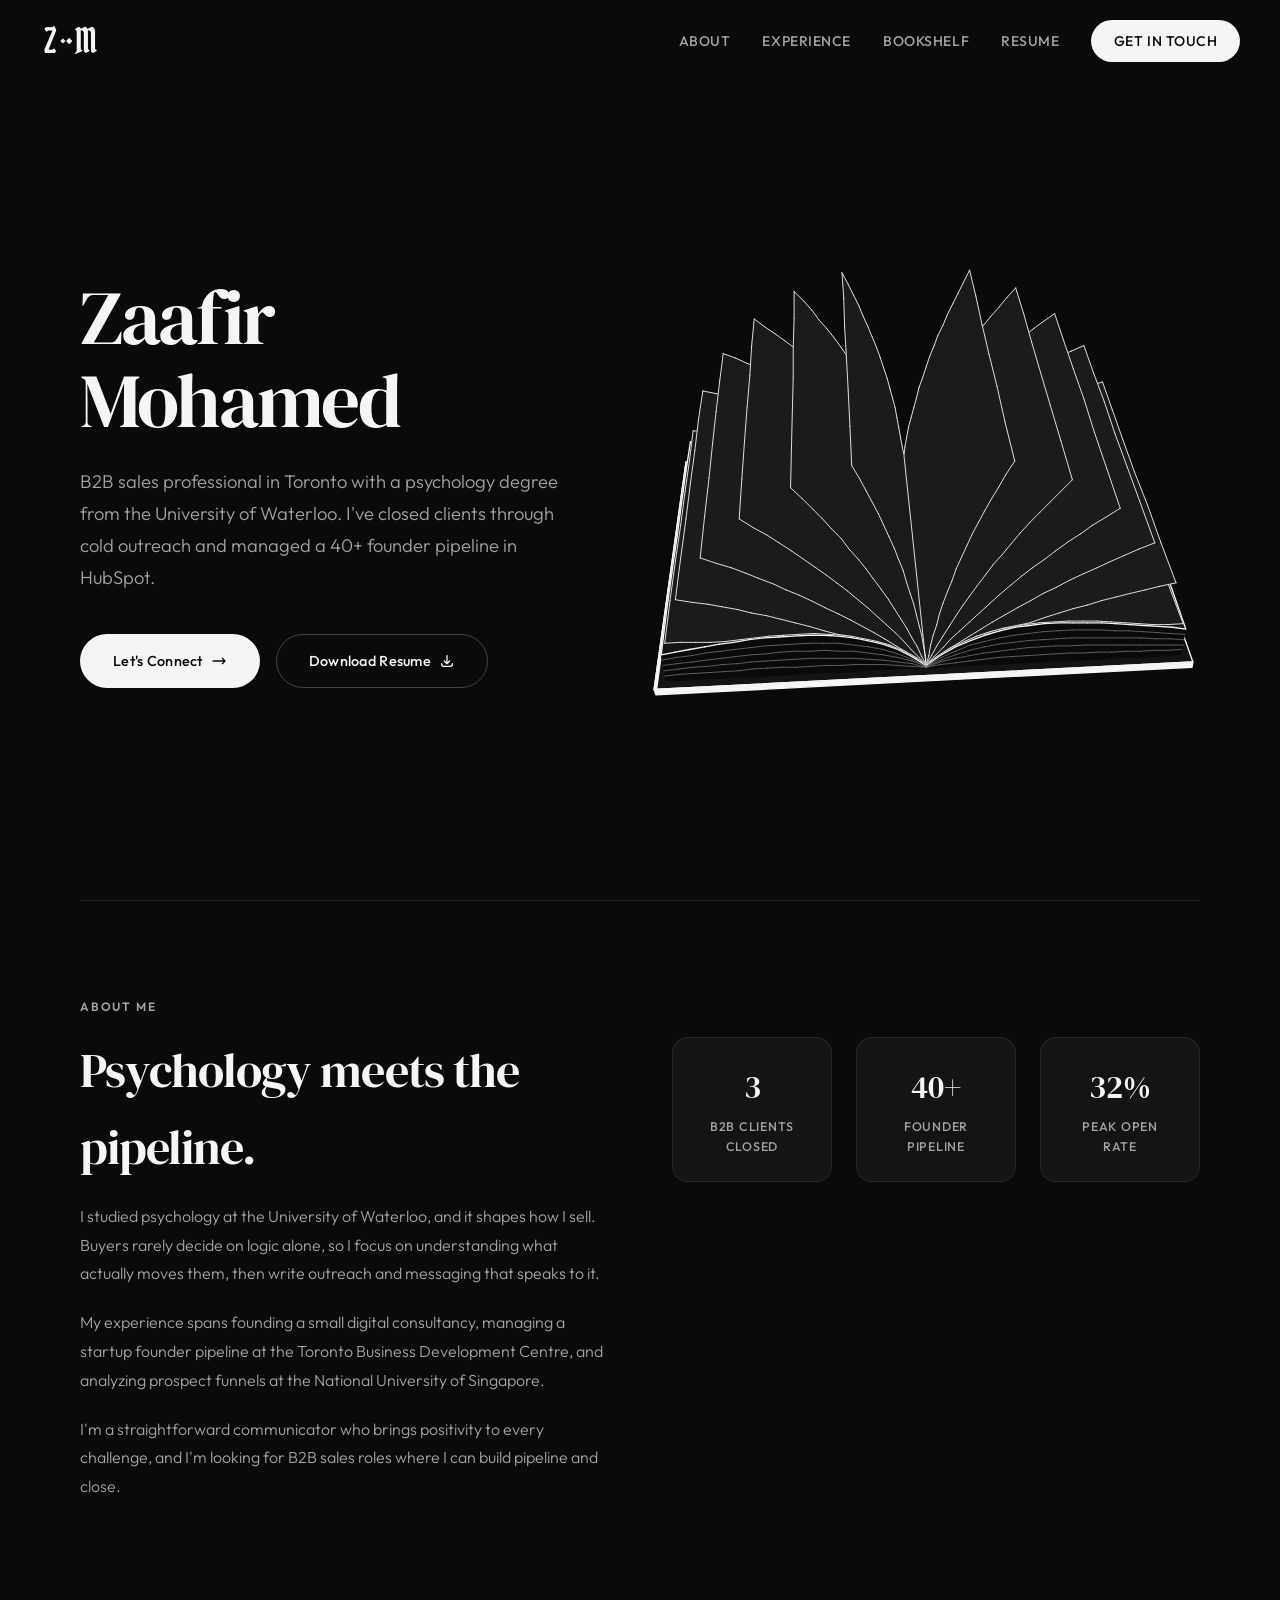
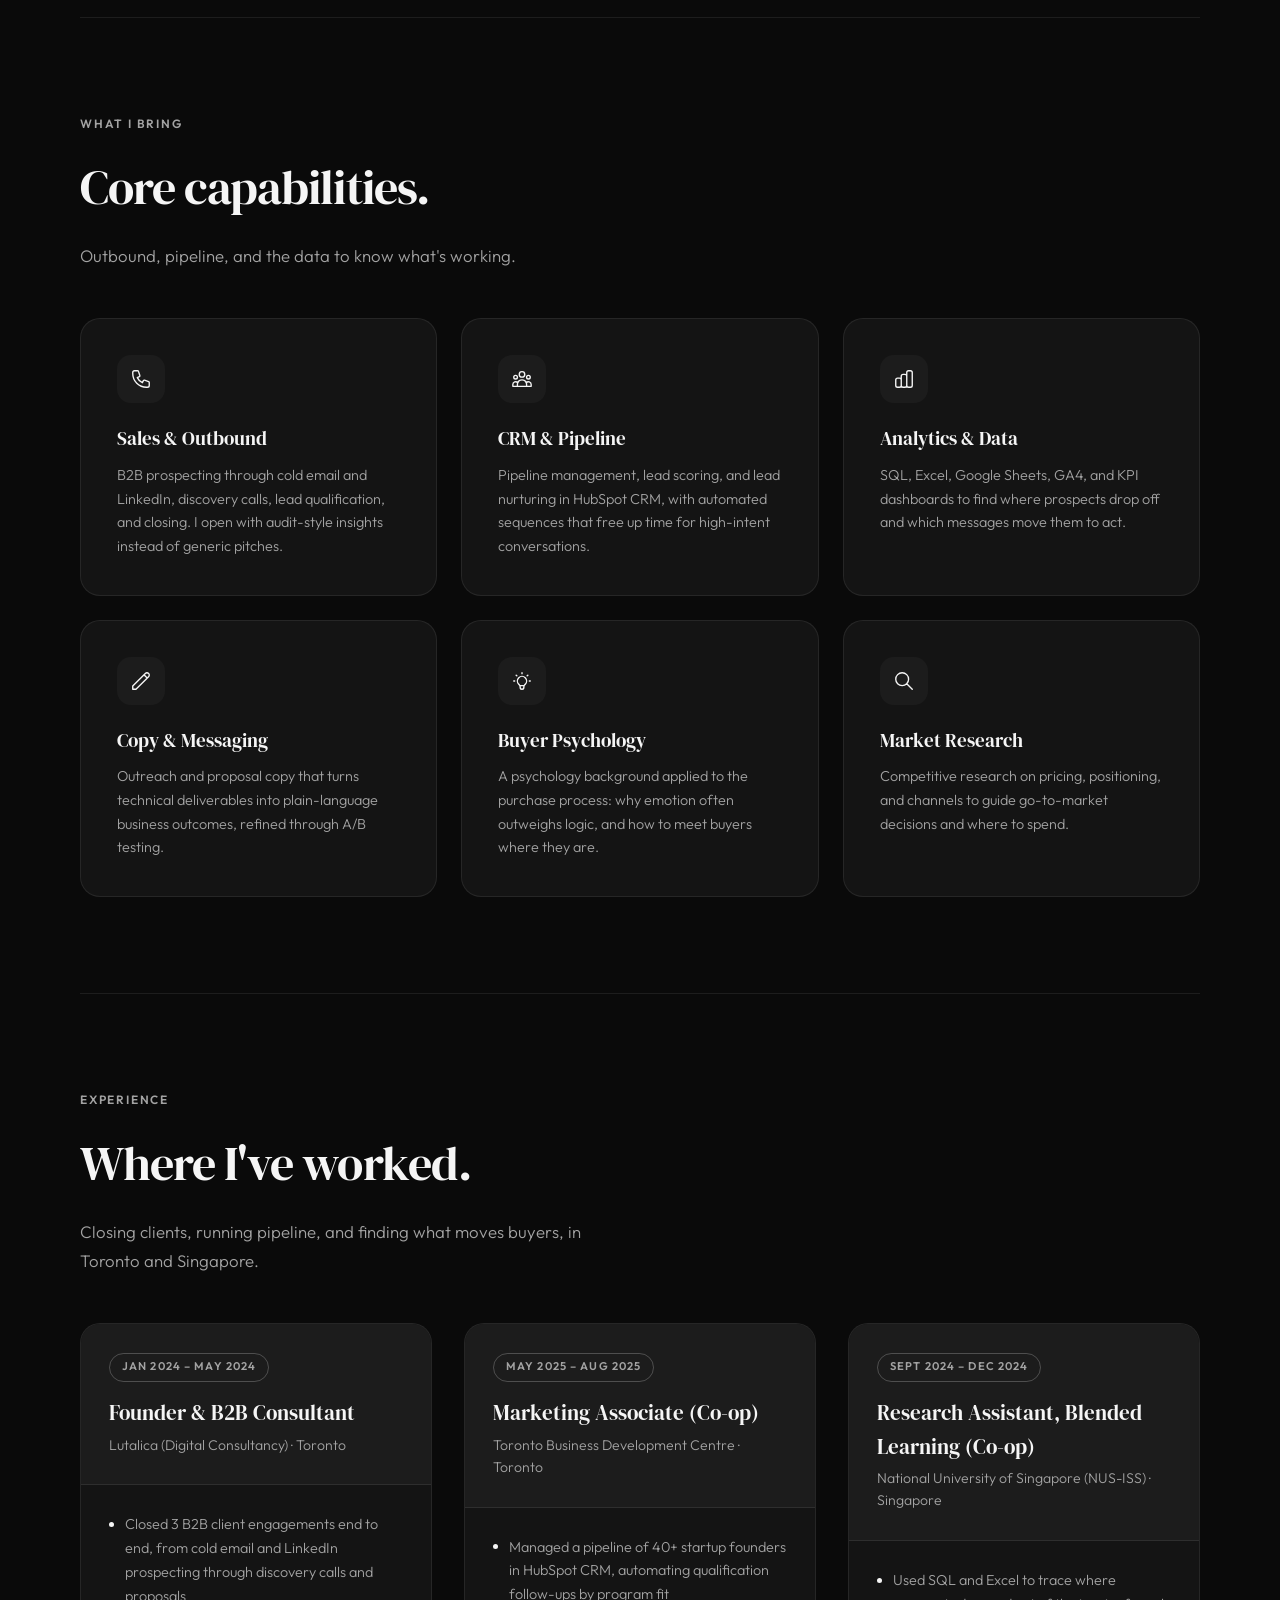
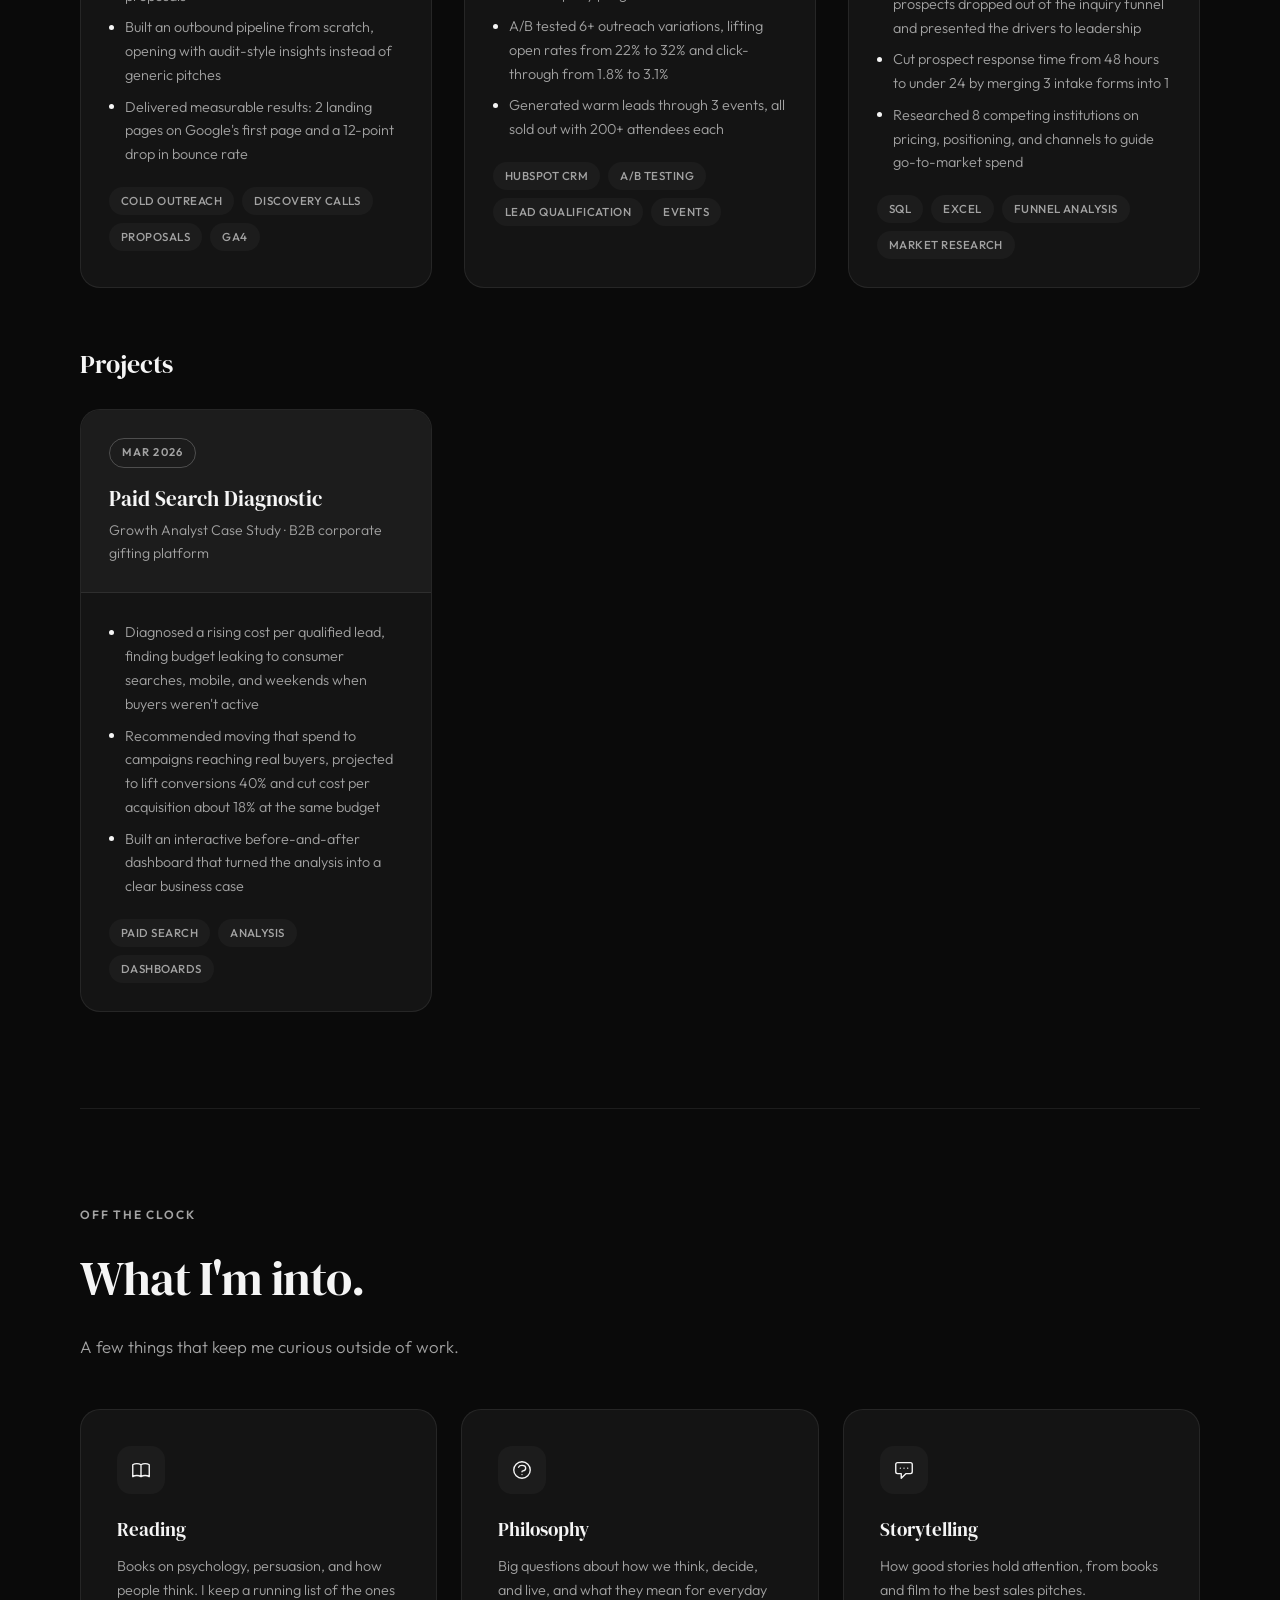
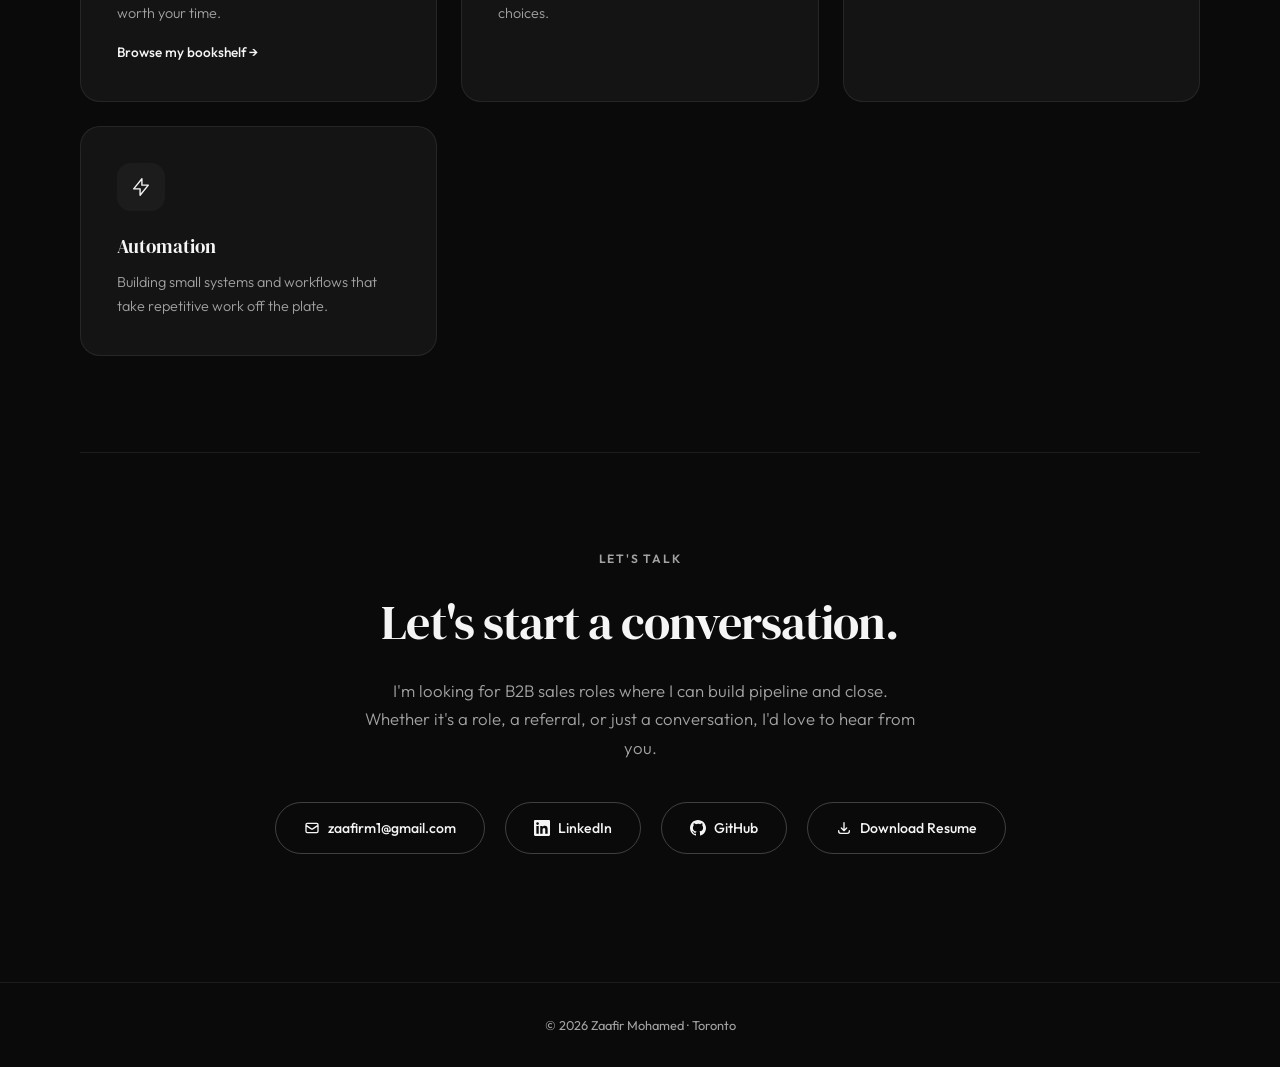
<file: index.html>
<!DOCTYPE html>
<html lang="en">
<head>
    <meta charset="UTF-8">
    <meta name="viewport" content="width=device-width, initial-scale=1.0">
    <title>Zaafir Mohamed | B2B Sales</title>
    <meta name="description" content="Zaafir Mohamed is a B2B sales professional in Toronto with a psychology background, experience closing clients through cold outreach, and a data-driven approach to pipeline.">
    <meta name="author" content="Zaafir Mohamed">

    <!-- Open Graph -->
    <meta property="og:title" content="Zaafir Mohamed | B2B Sales">
    <meta property="og:description" content="B2B sales professional with a psychology background and experience in Toronto and Singapore.">
    <meta property="og:type" content="website">
    <meta property="og:url" content="https://zafmohamed.com">

    <!-- Fonts -->
    <link rel="preconnect" href="https://fonts.googleapis.com">
    <link rel="preconnect" href="https://fonts.gstatic.com" crossorigin>
    <link href="https://fonts.googleapis.com/css2?family=DM+Serif+Display:ital@0;1&family=Outfit:wght@300;400;500;600&display=swap" rel="stylesheet">
    <!-- Blackletter for the logo only; text=ZM downloads just those two letters -->
    <link href="https://fonts.googleapis.com/css2?family=Pirata+One&text=ZM&display=block" rel="stylesheet">

    <link rel="stylesheet" href="css/styles.css">
    <script>document.documentElement.classList.add('js');</script>
</head>
<body>

<a href="#main" class="skip-link">Skip to main content</a>

<nav id="navbar" class="navbar" aria-label="Primary navigation">
    <a href="index.html" class="nav-logo" aria-label="Zaafir Mohamed, home">
        <svg viewBox="16 8 80 46" aria-hidden="true">
            <rect x="44.5" y="28.5" width="5" height="5" transform="rotate(45 47 31)"/>
            <rect x="52.5" y="28" width="6" height="6" transform="rotate(45 55.5 31)"/>
            <text x="30" y="47" text-anchor="middle">Z</text>
            <text x="78" y="47" text-anchor="middle">M</text>
        </svg>
    </a>
    <div class="nav-links">
        <a href="#about">About</a>
        <a href="#experience">Experience</a>
        <a href="books.html">Bookshelf</a>
        <a href="resume.pdf" target="_blank" rel="noopener">Resume</a>
        <a href="#contact" class="cta-link">Get in Touch</a>
    </div>
</nav>

<main id="main">

    <!-- Hero -->
    <section class="hero" aria-label="Introduction">
        <div class="hero-content fade-up">
            <h1>Zaafir Mohamed</h1>
            <p class="hero-desc">
                B2B sales professional in Toronto with a psychology degree from the University of Waterloo. I've closed clients through cold outreach and managed a 40+ founder pipeline in HubSpot.
            </p>
            <div class="btn-group">
                <a href="#contact" class="btn btn-primary">
                    Let's Connect
                    <svg xmlns="http://www.w3.org/2000/svg" fill="none" viewBox="0 0 24 24" stroke="currentColor" stroke-width="2" aria-hidden="true"><path stroke-linecap="round" stroke-linejoin="round" d="M17 8l4 4m0 0l-4 4m4-4H3"/></svg>
                </a>
                <a href="resume.pdf" download="Zaafir_Mohamed_Resume.pdf" class="btn btn-outline">
                    Download Resume
                    <svg xmlns="http://www.w3.org/2000/svg" fill="none" viewBox="0 0 24 24" stroke="currentColor" stroke-width="2" aria-hidden="true"><path stroke-linecap="round" stroke-linejoin="round" d="M4 16v1a3 3 0 003 3h10a3 3 0 003-3v-1m-4-4l-4 4m0 0l-4-4m4 4V4"/></svg>
                </a>
            </div>
        </div>
        <img class="hero-art fade-up" src="assets/hero-book.svg" alt="" width="637" height="533">
    </section>

    <div class="divider"><hr></div>

    <!-- About -->
    <section id="about" class="section">
        <div class="about-grid">
            <div class="fade-up">
                <p class="eyebrow">About Me</p>
                <h2 class="section-title">Psychology meets the pipeline.</h2>
                <div class="about-text">
                    <p>
                        I studied psychology at the University of Waterloo, and it shapes how I sell. Buyers rarely decide on logic alone, so I focus on understanding what actually moves them, then write outreach and messaging that speaks to it.
                    </p>
                    <p>
                        My experience spans founding a small digital consultancy, managing a startup founder pipeline at the Toronto Business Development Centre, and analyzing prospect funnels at the National University of Singapore.
                    </p>
                    <p>
                        I'm a straightforward communicator who brings positivity to every challenge, and I'm looking for B2B sales roles where I can build pipeline and close.
                    </p>
                </div>
            </div>
            <div class="fade-up">
                <div class="stats-row">
                    <div class="stat">
                        <div class="stat-num">3</div>
                        <div class="stat-label">B2B Clients Closed</div>
                    </div>
                    <div class="stat">
                        <div class="stat-num">40+</div>
                        <div class="stat-label">Founder Pipeline</div>
                    </div>
                    <div class="stat">
                        <div class="stat-num">32%</div>
                        <div class="stat-label">Peak Open Rate</div>
                    </div>
                </div>
            </div>
        </div>
    </section>

    <div class="divider"><hr></div>

    <!-- Skills -->
    <section id="skills" class="section">
        <div class="fade-up">
            <p class="eyebrow">What I Bring</p>
            <h2 class="section-title">Core capabilities.</h2>
            <p class="section-desc">Outbound, pipeline, and the data to know what's working.</p>
        </div>
        <div class="grid">
            <div class="card fade-up">
                <div class="card-icon"><svg xmlns="http://www.w3.org/2000/svg" fill="none" viewBox="0 0 24 24" stroke="currentColor" stroke-width="1.5" aria-hidden="true"><path stroke-linecap="round" stroke-linejoin="round" d="M3 5a2 2 0 012-2h3.28a1 1 0 01.948.684l1.498 4.493a1 1 0 01-.502 1.21l-2.257 1.13a11.042 11.042 0 005.516 5.516l1.13-2.257a1 1 0 011.21-.502l4.493 1.498a1 1 0 01.684.949V19a2 2 0 01-2 2h-1C9.716 21 3 14.284 3 6V5z"/></svg></div>
                <h3 class="card-title">Sales & Outbound</h3>
                <p class="card-text">B2B prospecting through cold email and LinkedIn, discovery calls, lead qualification, and closing. I open with audit-style insights instead of generic pitches.</p>
            </div>
            <div class="card fade-up">
                <div class="card-icon"><svg xmlns="http://www.w3.org/2000/svg" fill="none" viewBox="0 0 24 24" stroke="currentColor" stroke-width="1.5" aria-hidden="true"><path stroke-linecap="round" stroke-linejoin="round" d="M17 20h5v-2a3 3 0 00-5.356-1.857M17 20H7m10 0v-2c0-.656-.126-1.283-.356-1.857M7 20H2v-2a3 3 0 015.356-1.857M7 20v-2c0-.656.126-1.283.356-1.857m0 0a5.002 5.002 0 019.288 0M15 7a3 3 0 11-6 0 3 3 0 016 0zm6 3a2 2 0 11-4 0 2 2 0 014 0zM7 10a2 2 0 11-4 0 2 2 0 014 0z"/></svg></div>
                <h3 class="card-title">CRM & Pipeline</h3>
                <p class="card-text">Pipeline management, lead scoring, and lead nurturing in HubSpot CRM, with automated sequences that free up time for high-intent conversations.</p>
            </div>
            <div class="card fade-up">
                <div class="card-icon"><svg xmlns="http://www.w3.org/2000/svg" fill="none" viewBox="0 0 24 24" stroke="currentColor" stroke-width="1.5" aria-hidden="true"><path stroke-linecap="round" stroke-linejoin="round" d="M9 19v-6a2 2 0 00-2-2H5a2 2 0 00-2 2v6a2 2 0 002 2h2a2 2 0 002-2zm0 0V9a2 2 0 012-2h2a2 2 0 012 2v10m-6 0a2 2 0 002 2h2a2 2 0 002-2m0 0V5a2 2 0 012-2h2a2 2 0 012 2v14a2 2 0 01-2 2h-2a2 2 0 01-2-2z"/></svg></div>
                <h3 class="card-title">Analytics & Data</h3>
                <p class="card-text">SQL, Excel, Google Sheets, GA4, and KPI dashboards to find where prospects drop off and which messages move them to act.</p>
            </div>
            <div class="card fade-up">
                <div class="card-icon"><svg xmlns="http://www.w3.org/2000/svg" fill="none" viewBox="0 0 24 24" stroke="currentColor" stroke-width="1.5" aria-hidden="true"><path stroke-linecap="round" stroke-linejoin="round" d="M15.232 5.232l3.536 3.536m-2.036-5.036a2.5 2.5 0 113.536 3.536L6.5 21.036H3v-3.572L16.732 3.732z"/></svg></div>
                <h3 class="card-title">Copy & Messaging</h3>
                <p class="card-text">Outreach and proposal copy that turns technical deliverables into plain-language business outcomes, refined through A/B testing.</p>
            </div>
            <div class="card fade-up">
                <div class="card-icon"><svg xmlns="http://www.w3.org/2000/svg" fill="none" viewBox="0 0 24 24" stroke="currentColor" stroke-width="1.5" aria-hidden="true"><path stroke-linecap="round" stroke-linejoin="round" d="M9.663 17h4.673M12 3v1m6.364 1.636l-.707.707M21 12h-1M4 12H3m3.343-5.657l-.707-.707m2.828 9.9a5 5 0 117.072 0l-.548.547A3.374 3.374 0 0014 18.469V19a2 2 0 11-4 0v-.531c0-.895-.356-1.754-.988-2.386l-.548-.547z"/></svg></div>
                <h3 class="card-title">Buyer Psychology</h3>
                <p class="card-text">A psychology background applied to the purchase process: why emotion often outweighs logic, and how to meet buyers where they are.</p>
            </div>
            <div class="card fade-up">
                <div class="card-icon"><svg xmlns="http://www.w3.org/2000/svg" fill="none" viewBox="0 0 24 24" stroke="currentColor" stroke-width="1.5" aria-hidden="true"><path stroke-linecap="round" stroke-linejoin="round" d="M21 21l-6-6m2-5a7 7 0 11-14 0 7 7 0 0114 0z"/></svg></div>
                <h3 class="card-title">Market Research</h3>
                <p class="card-text">Competitive research on pricing, positioning, and channels to guide go-to-market decisions and where to spend.</p>
            </div>
        </div>
    </section>

    <div class="divider"><hr></div>

    <!-- Experience & Projects -->
    <section id="experience" class="section">
        <div class="fade-up">
            <p class="eyebrow">Experience</p>
            <h2 class="section-title">Where I've worked.</h2>
            <p class="section-desc">Closing clients, running pipeline, and finding what moves buyers, in Toronto and Singapore.</p>
        </div>
        <div class="grid grid--wide">
            <article class="card card--flush fade-up">
                <header class="card-header">
                    <span class="card-date">Jan 2024 – May 2024</span>
                    <h3 class="card-title">Founder & B2B Consultant</h3>
                    <p class="card-subtitle">Lutalica (Digital Consultancy) · Toronto</p>
                </header>
                <div class="card-body">
                    <ul class="highlights">
                        <li>Closed 3 B2B client engagements end to end, from cold email and LinkedIn prospecting through discovery calls and proposals</li>
                        <li>Built an outbound pipeline from scratch, opening with audit-style insights instead of generic pitches</li>
                        <li>Delivered measurable results: 2 landing pages on Google's first page and a 12-point drop in bounce rate</li>
                    </ul>
                    <div class="tags">
                        <span>Cold Outreach</span>
                        <span>Discovery Calls</span>
                        <span>Proposals</span>
                        <span>GA4</span>
                    </div>
                </div>
            </article>
            <article class="card card--flush fade-up">
                <header class="card-header">
                    <span class="card-date">May 2025 – Aug 2025</span>
                    <h3 class="card-title">Marketing Associate (Co-op)</h3>
                    <p class="card-subtitle">Toronto Business Development Centre · Toronto</p>
                </header>
                <div class="card-body">
                    <ul class="highlights">
                        <li>Managed a pipeline of 40+ startup founders in HubSpot CRM, automating qualification follow-ups by program fit</li>
                        <li>A/B tested 6+ outreach variations, lifting open rates from 22% to 32% and click-through from 1.8% to 3.1%</li>
                        <li>Generated warm leads through 3 events, all sold out with 200+ attendees each</li>
                    </ul>
                    <div class="tags">
                        <span>HubSpot CRM</span>
                        <span>A/B Testing</span>
                        <span>Lead Qualification</span>
                        <span>Events</span>
                    </div>
                </div>
            </article>
            <article class="card card--flush fade-up">
                <header class="card-header">
                    <span class="card-date">Sept 2024 – Dec 2024</span>
                    <h3 class="card-title">Research Assistant, Blended Learning (Co-op)</h3>
                    <p class="card-subtitle">National University of Singapore (NUS-ISS) · Singapore</p>
                </header>
                <div class="card-body">
                    <ul class="highlights">
                        <li>Used SQL and Excel to trace where prospects dropped out of the inquiry funnel and presented the drivers to leadership</li>
                        <li>Cut prospect response time from 48 hours to under 24 by merging 3 intake forms into 1</li>
                        <li>Researched 8 competing institutions on pricing, positioning, and channels to guide go-to-market spend</li>
                    </ul>
                    <div class="tags">
                        <span>SQL</span>
                        <span>Excel</span>
                        <span>Funnel Analysis</span>
                        <span>Market Research</span>
                    </div>
                </div>
            </article>
        </div>

        <h3 class="subsection-title fade-up">Projects</h3>
        <div class="grid grid--wide">
            <article class="card card--flush fade-up">
                <header class="card-header">
                    <span class="card-date">Mar 2026</span>
                    <h3 class="card-title">Paid Search Diagnostic</h3>
                    <p class="card-subtitle">Growth Analyst Case Study · B2B corporate gifting platform</p>
                </header>
                <div class="card-body">
                    <ul class="highlights">
                        <li>Diagnosed a rising cost per qualified lead, finding budget leaking to consumer searches, mobile, and weekends when buyers weren't active</li>
                        <li>Recommended moving that spend to campaigns reaching real buyers, projected to lift conversions 40% and cut cost per acquisition about 18% at the same budget</li>
                        <li>Built an interactive before-and-after dashboard that turned the analysis into a clear business case</li>
                    </ul>
                    <div class="tags">
                        <span>Paid Search</span>
                        <span>Analysis</span>
                        <span>Dashboards</span>
                    </div>
                </div>
            </article>
        </div>
    </section>

    <div class="divider"><hr></div>

    <!-- Interests -->
    <section id="interests" class="section">
        <div class="fade-up">
            <p class="eyebrow">Off the Clock</p>
            <h2 class="section-title">What I'm into.</h2>
            <p class="section-desc">A few things that keep me curious outside of work.</p>
        </div>
        <div class="grid">
            <a href="books.html" class="card fade-up">
                <div class="card-icon"><svg xmlns="http://www.w3.org/2000/svg" fill="none" viewBox="0 0 24 24" stroke="currentColor" stroke-width="1.5" aria-hidden="true"><path stroke-linecap="round" stroke-linejoin="round" d="M12 6.253v13m0-13C10.832 5.477 9.246 5 7.5 5S4.168 5.477 3 6.253v13C4.168 18.477 5.754 18 7.5 18s3.332.477 4.5 1.253m0-13C13.168 5.477 14.754 5 16.5 5c1.747 0 3.332.477 4.5 1.253v13C19.832 18.477 18.247 18 16.5 18c-1.746 0-3.332.477-4.5 1.253"/></svg></div>
                <h3 class="card-title">Reading</h3>
                <p class="card-text">Books on psychology, persuasion, and how people think. I keep a running list of the ones worth your time.</p>
                <span class="card-link-label">Browse my bookshelf →</span>
            </a>
            <div class="card fade-up">
                <div class="card-icon"><svg xmlns="http://www.w3.org/2000/svg" fill="none" viewBox="0 0 24 24" stroke="currentColor" stroke-width="1.5" aria-hidden="true"><path stroke-linecap="round" stroke-linejoin="round" d="M8.228 9c.549-1.165 2.03-2 3.772-2 2.21 0 4 1.343 4 3 0 1.4-1.278 2.575-3.006 2.907-.542.104-.994.54-.994 1.093m0 3h.01M21 12a9 9 0 11-18 0 9 9 0 0118 0z"/></svg></div>
                <h3 class="card-title">Philosophy</h3>
                <p class="card-text">Big questions about how we think, decide, and live, and what they mean for everyday choices.</p>
            </div>
            <div class="card fade-up">
                <div class="card-icon"><svg xmlns="http://www.w3.org/2000/svg" fill="none" viewBox="0 0 24 24" stroke="currentColor" stroke-width="1.5" aria-hidden="true"><path stroke-linecap="round" stroke-linejoin="round" d="M8 10h.01M12 10h.01M16 10h.01M9 16H5a2 2 0 01-2-2V6a2 2 0 012-2h14a2 2 0 012 2v8a2 2 0 01-2 2h-5l-5 5v-5z"/></svg></div>
                <h3 class="card-title">Storytelling</h3>
                <p class="card-text">How good stories hold attention, from books and film to the best sales pitches.</p>
            </div>
            <div class="card fade-up">
                <div class="card-icon"><svg xmlns="http://www.w3.org/2000/svg" fill="none" viewBox="0 0 24 24" stroke="currentColor" stroke-width="1.5" aria-hidden="true"><path stroke-linecap="round" stroke-linejoin="round" d="M13 10V3L4 14h7v7l9-11h-7z"/></svg></div>
                <h3 class="card-title">Automation</h3>
                <p class="card-text">Building small systems and workflows that take repetitive work off the plate.</p>
            </div>
        </div>
    </section>

    <div class="divider"><hr></div>

    <!-- Contact -->
    <section id="contact" class="section contact-section">
        <div class="fade-up">
            <p class="eyebrow">Let's Talk</p>
            <h2 class="section-title">Let's start a conversation.</h2>
            <p class="section-desc">I'm looking for B2B sales roles where I can build pipeline and close. Whether it's a role, a referral, or just a conversation, I'd love to hear from you.</p>
            <div class="contact-links">
                <a href="mailto:zaafirm1@gmail.com">
                    <svg xmlns="http://www.w3.org/2000/svg" fill="none" viewBox="0 0 24 24" stroke="currentColor" stroke-width="2" aria-hidden="true"><path stroke-linecap="round" stroke-linejoin="round" d="M3 8l7.89 5.26a2 2 0 002.22 0L21 8M5 19h14a2 2 0 002-2V7a2 2 0 00-2-2H5a2 2 0 00-2 2v10a2 2 0 002 2z"/></svg>
                    zaafirm1@gmail.com
                </a>
                <a href="https://www.linkedin.com/in/zaafir-mohamed/" target="_blank" rel="noopener">
                    <svg xmlns="http://www.w3.org/2000/svg" viewBox="0 0 24 24" fill="currentColor" aria-hidden="true"><path d="M20.447 20.452h-3.554v-5.569c0-1.328-.027-3.037-1.852-3.037-1.853 0-2.136 1.445-2.136 2.939v5.667H9.351V9h3.414v1.561h.046c.477-.9 1.637-1.85 3.37-1.85 3.601 0 4.267 2.37 4.267 5.455v6.286zM5.337 7.433a2.062 2.062 0 01-2.063-2.065 2.064 2.064 0 112.063 2.065zm1.782 13.019H3.555V9h3.564v11.452zM22.225 0H1.771C.792 0 0 .774 0 1.729v20.542C0 23.227.792 24 1.771 24h20.451C23.2 24 24 23.227 24 22.271V1.729C24 .774 23.2 0 22.222 0h.003z"/></svg>
                    LinkedIn
                </a>
                <a href="https://github.com/sciencescepter" target="_blank" rel="noopener">
                    <svg xmlns="http://www.w3.org/2000/svg" viewBox="0 0 24 24" fill="currentColor" aria-hidden="true"><path d="M12 0c-6.626 0-12 5.373-12 12 0 5.302 3.438 9.8 8.207 11.387.599.111.793-.261.793-.577v-2.234c-3.338.726-4.033-1.416-4.033-1.416-.546-1.387-1.333-1.756-1.333-1.756-1.089-.745.083-.729.083-.729 1.205.084 1.839 1.237 1.839 1.237 1.07 1.834 2.807 1.304 3.492.997.107-.775.418-1.305.762-1.604-2.665-.305-5.467-1.334-5.467-5.931 0-1.311.469-2.381 1.236-3.221-.124-.303-.535-1.524.117-3.176 0 0 1.008-.322 3.301 1.23A11.509 11.509 0 0112 5.803c1.02.005 2.047.138 3.006.404 2.291-1.552 3.297-1.23 3.297-1.23.653 1.653.242 2.874.118 3.176.77.84 1.235 1.911 1.235 3.221 0 4.609-2.807 5.624-5.479 5.921.43.372.823 1.102.823 2.222v3.293c0 .319.192.694.801.576C20.566 21.797 24 17.3 24 12c0-6.627-5.373-12-12-12z"/></svg>
                    GitHub
                </a>
                <a href="resume.pdf" download="Zaafir_Mohamed_Resume.pdf">
                    <svg xmlns="http://www.w3.org/2000/svg" fill="none" viewBox="0 0 24 24" stroke="currentColor" stroke-width="2" aria-hidden="true"><path stroke-linecap="round" stroke-linejoin="round" d="M4 16v1a3 3 0 003 3h10a3 3 0 003-3v-1m-4-4l-4 4m0 0l-4-4m4 4V4"/></svg>
                    Download Resume
                </a>
            </div>
        </div>
    </section>

</main>

<footer class="footer">
    <p>&copy; <span data-year>2026</span> Zaafir Mohamed · Toronto</p>
</footer>

<script src="js/main.js"></script>

</body>
</html>
</file>
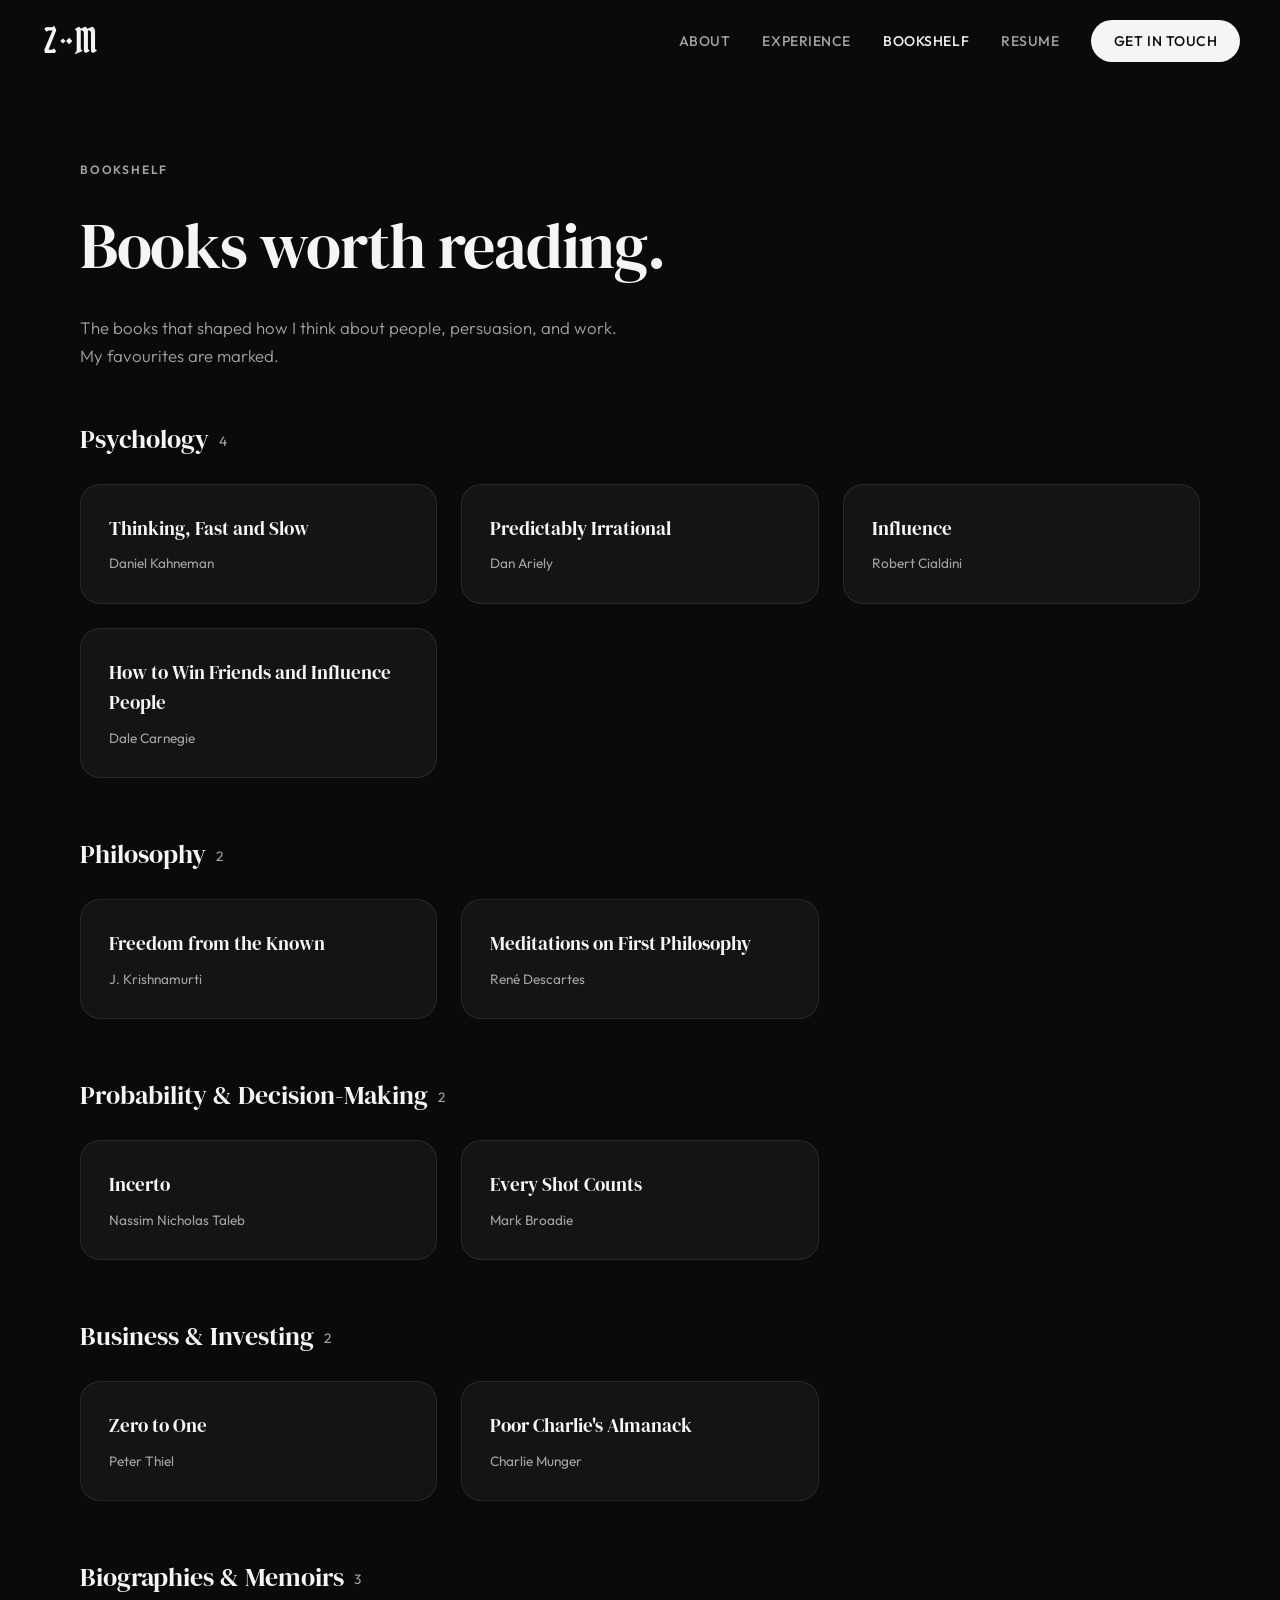
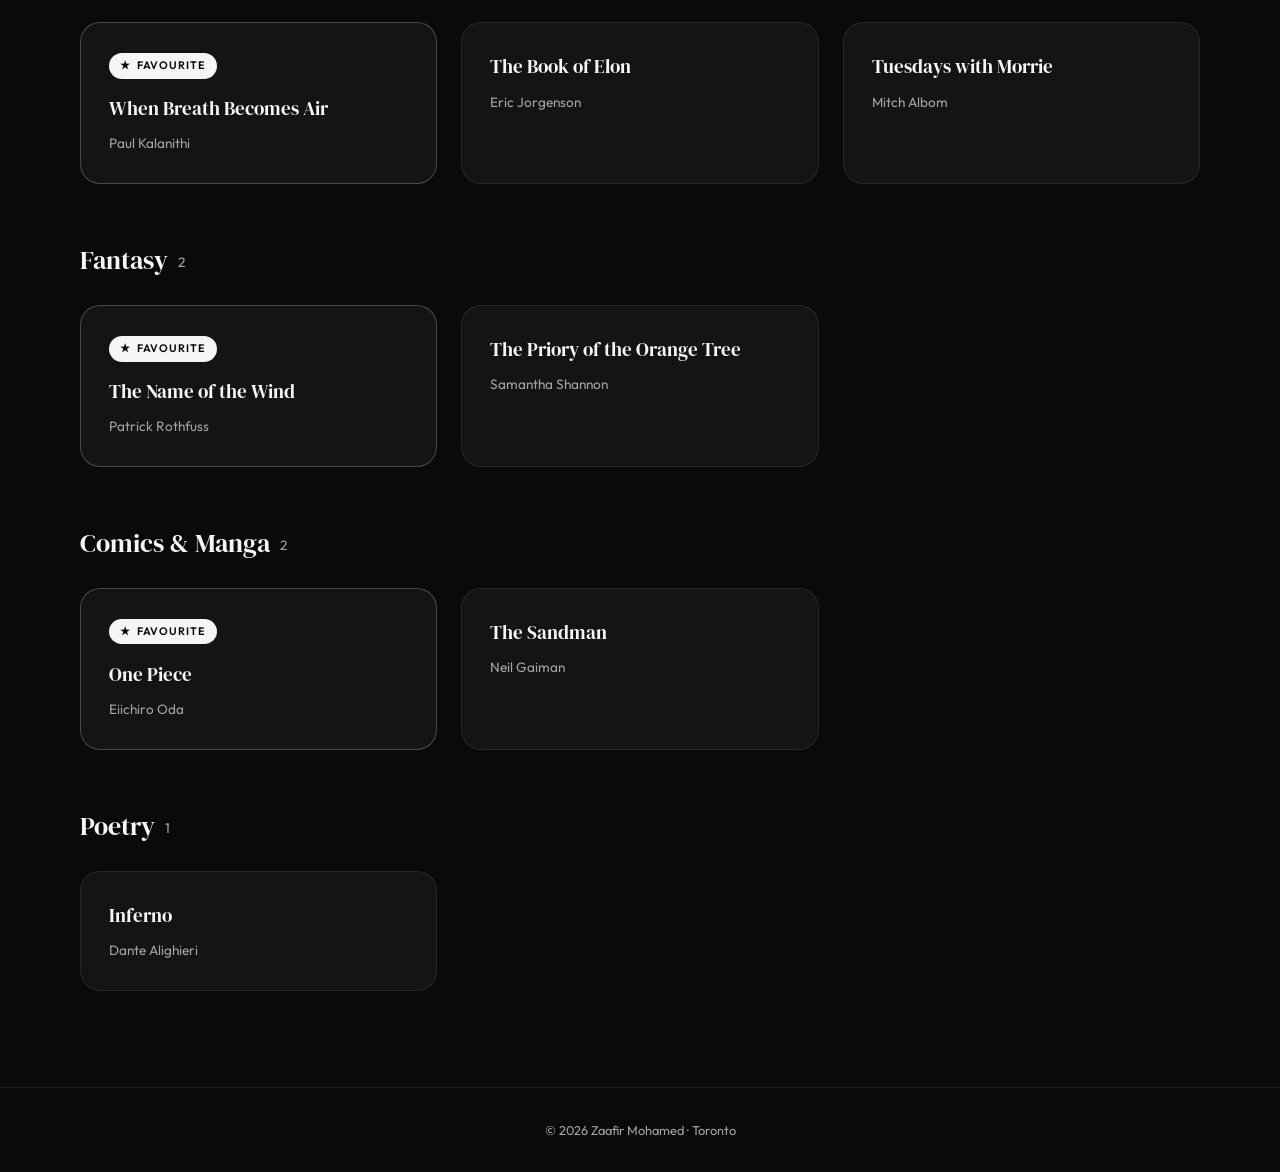
<file: books.html>
<!DOCTYPE html>
<html lang="en">
<head>
    <meta charset="UTF-8">
    <meta name="viewport" content="width=device-width, initial-scale=1.0">
    <title>Bookshelf | Zaafir Mohamed</title>
    <meta name="description" content="Book recommendations from Zaafir Mohamed on psychology, persuasion, and how people think.">
    <meta name="author" content="Zaafir Mohamed">

    <!-- Open Graph -->
    <meta property="og:title" content="Bookshelf | Zaafir Mohamed">
    <meta property="og:description" content="Book recommendations on psychology, persuasion, and how people think.">
    <meta property="og:type" content="website">
    <meta property="og:url" content="https://zafmohamed.com/books.html">

    <!-- Fonts -->
    <link rel="preconnect" href="https://fonts.googleapis.com">
    <link rel="preconnect" href="https://fonts.gstatic.com" crossorigin>
    <link href="https://fonts.googleapis.com/css2?family=DM+Serif+Display:ital@0;1&family=Outfit:wght@300;400;500;600&display=swap" rel="stylesheet">
    <!-- Blackletter for the logo only; text=ZM downloads just those two letters -->
    <link href="https://fonts.googleapis.com/css2?family=Pirata+One&text=ZM&display=block" rel="stylesheet">

    <link rel="stylesheet" href="css/styles.css">
    <script>document.documentElement.classList.add('js');</script>
</head>
<body>

<a href="#main" class="skip-link">Skip to main content</a>

<nav id="navbar" class="navbar" aria-label="Primary navigation">
    <a href="index.html" class="nav-logo" aria-label="Zaafir Mohamed, home">
        <svg viewBox="16 8 80 46" aria-hidden="true">
            <rect x="44.5" y="28.5" width="5" height="5" transform="rotate(45 47 31)"/>
            <rect x="52.5" y="28" width="6" height="6" transform="rotate(45 55.5 31)"/>
            <text x="30" y="47" text-anchor="middle">Z</text>
            <text x="78" y="47" text-anchor="middle">M</text>
        </svg>
    </a>
    <div class="nav-links">
        <a href="index.html#about">About</a>
        <a href="index.html#experience">Experience</a>
        <a href="books.html" aria-current="page">Bookshelf</a>
        <a href="resume.pdf" target="_blank" rel="noopener">Resume</a>
        <a href="index.html#contact" class="cta-link">Get in Touch</a>
    </div>
</nav>

<main id="main">
    <section class="section page-header">
        <div class="fade-up">
            <p class="eyebrow">Bookshelf</p>
            <h1 class="section-title">Books worth reading.</h1>
            <p class="section-desc">The books that shaped how I think about people, persuasion, and work. My favourites are marked.</p>
        </div>
    </section>

    <section class="section" aria-label="Book recommendations">
        <div id="book-list"></div>
        <p id="book-empty" class="empty-state" hidden>Recommendations coming soon.</p>
    </section>
</main>

<footer class="footer">
    <p>&copy; <span data-year>2026</span> Zaafir Mohamed · Toronto</p>
</footer>

<script src="js/data/books.js"></script>
<script src="js/bookshelf.js"></script>
<script src="js/main.js"></script>

</body>
</html>
</file>
<file: css/styles.css>
/* ==========================================================================
   Design Tokens
   Change the theme here. Everything below reads from these variables.
   ========================================================================== */

:root {
    color-scheme: dark;

    --bg: #0a0a0a;
    --surface: #141414;
    --surface-raised: #1c1c1c;
    --text: #f5f5f5;
    --muted: #a3a3a3;
    --border: rgba(255, 255, 255, 0.08);
    --border-strong: rgba(255, 255, 255, 0.22);
    --nav-bg: rgba(10, 10, 10, 0.8);
    --hover-fill: #d4d4d4;

    --font-serif: 'DM Serif Display', serif;
    --font-sans: 'Outfit', sans-serif;
    --font-blackletter: 'Pirata One', 'Old English Text MT', serif;

    --radius-sm: 14px;
    --radius-md: 20px;
    --radius-pill: 100px;

    --max-width: 1200px;
    --gutter: 2.5rem;
    --transition: 0.3s ease;
}

/* ==========================================================================
   Reset & Base
   ========================================================================== */

*, *::before, *::after { margin: 0; padding: 0; box-sizing: border-box; }

html { scroll-behavior: smooth; }

body {
    font-family: var(--font-sans);
    background: var(--bg);
    color: var(--text);
    line-height: 1.6;
    font-weight: 400;
    overflow-x: hidden;
}

[hidden] { display: none !important; }

:focus-visible {
    outline: 2px solid var(--text);
    outline-offset: 3px;
}

.skip-link {
    position: absolute;
    top: -100%;
    left: 1rem;
    padding: 0.75rem 1.5rem;
    background: var(--text);
    color: var(--bg);
    border-radius: var(--radius-pill);
    font-size: 0.875rem;
    font-weight: 500;
    text-decoration: none;
    z-index: 200;
}

.skip-link:focus { top: 1rem; }

/* ==========================================================================
   Navigation
   ========================================================================== */

.navbar {
    position: fixed;
    top: 0;
    width: 100%;
    z-index: 100;
    padding: 1.25rem var(--gutter);
    display: flex;
    justify-content: space-between;
    align-items: center;
    backdrop-filter: blur(12px);
    -webkit-backdrop-filter: blur(12px);
    background: var(--nav-bg);
    border-bottom: 1px solid transparent;
    transition: border-color var(--transition);
}

.navbar.scrolled { border-bottom-color: var(--border); }

/* Z··M monogram, styled after the Chasing Ingenuity logo */
.nav-logo {
    display: block;
    color: var(--text);
    line-height: 0;
}

.nav-logo svg { height: 34px; width: auto; overflow: visible; }

.nav-logo text {
    font-family: var(--font-blackletter);
    font-size: 46px;
    fill: currentColor;
}

.nav-logo rect { fill: currentColor; }

.nav-links { display: flex; gap: 2rem; align-items: center; }

.nav-links a {
    text-decoration: none;
    color: var(--muted);
    font-size: 0.875rem;
    font-weight: 500;
    letter-spacing: 0.04em;
    text-transform: uppercase;
    transition: color var(--transition);
}

.nav-links a:hover,
.nav-links a[aria-current="page"] { color: var(--text); }

.nav-links .cta-link {
    background: var(--text);
    color: var(--bg);
    padding: 0.6rem 1.4rem;
    border-radius: var(--radius-pill);
    transition: background var(--transition), transform 0.2s;
}

.nav-links .cta-link:hover {
    background: var(--hover-fill);
    color: var(--bg);
    transform: translateY(-1px);
}

/* ==========================================================================
   Buttons
   ========================================================================== */

.btn {
    display: inline-flex;
    align-items: center;
    gap: 0.5rem;
    padding: 0.9rem 2rem;
    border-radius: var(--radius-pill);
    text-decoration: none;
    font-size: 0.9rem;
    font-weight: 500;
    letter-spacing: 0.02em;
    transition: background var(--transition), border-color var(--transition), transform var(--transition);
    cursor: pointer;
    border: 1.5px solid transparent;
}

.btn svg { width: 16px; height: 16px; }

.btn-primary {
    background: var(--text);
    color: var(--bg);
}

.btn-primary:hover {
    background: var(--hover-fill);
    transform: translateY(-2px);
}

.btn-outline {
    background: transparent;
    color: var(--text);
    border-color: var(--border-strong);
}

.btn-outline:hover {
    border-color: var(--text);
    transform: translateY(-2px);
}

.btn-group { display: flex; gap: 1rem; flex-wrap: wrap; }

/* ==========================================================================
   Hero
   ========================================================================== */

.hero {
    min-height: 100vh;
    display: grid;
    grid-template-columns: 1fr 1.1fr;
    align-items: center;
    gap: 4rem;
    padding: 8rem var(--gutter) 4rem;
    max-width: var(--max-width);
    margin: 0 auto;
}

.hero h1 {
    font-family: var(--font-serif);
    font-weight: 400;
    font-size: clamp(2.8rem, 6vw, 5rem);
    line-height: 1.08;
    letter-spacing: -0.03em;
    margin-bottom: 1.5rem;
}

/* Open book mid-flip, generated by scripts/generate_book.py */
.hero-art {
    width: 100%;
    max-width: 640px;
    height: auto;
    justify-self: end;
}

.eyebrow {
    font-size: 0.75rem;
    font-weight: 600;
    letter-spacing: 0.15em;
    text-transform: uppercase;
    color: var(--muted);
    margin-bottom: 1rem;
}

.hero-desc {
    font-size: 1.15rem;
    color: var(--muted);
    max-width: 560px;
    line-height: 1.75;
    margin-bottom: 2.5rem;
    font-weight: 300;
}

/* ==========================================================================
   Sections
   ========================================================================== */

.section {
    padding: 6rem var(--gutter);
    max-width: var(--max-width);
    margin: 0 auto;
}

.section-title {
    font-family: var(--font-serif);
    font-weight: 400;
    font-size: clamp(2rem, 4vw, 3rem);
    letter-spacing: -0.02em;
    margin-bottom: 1rem;
}

.section-desc {
    color: var(--muted);
    font-size: 1.05rem;
    max-width: 560px;
    line-height: 1.7;
    font-weight: 300;
    margin-bottom: 3rem;
}

.subsection-title {
    font-family: var(--font-serif);
    font-weight: 400;
    font-size: 1.6rem;
    margin: 3.5rem 0 1.5rem;
}

.subsection-title:first-child { margin-top: 0; }

.divider {
    max-width: var(--max-width);
    margin: 0 auto;
    padding: 0 var(--gutter);
}

.divider hr {
    border: none;
    height: 1px;
    background: var(--border);
}

/* Inner pages (e.g. Bookshelf) start below the fixed navbar */
.page-header { padding-top: 10rem; padding-bottom: 0; }
.page-header + .section { padding-top: 0; }
.page-header h1 { font-size: clamp(2.6rem, 5vw, 4rem); }

/* ==========================================================================
   About
   ========================================================================== */

.about-grid {
    display: grid;
    grid-template-columns: 1fr 1fr;
    gap: 4rem;
    align-items: start;
}

.about-text p {
    color: var(--muted);
    font-size: 1rem;
    line-height: 1.8;
    margin-bottom: 1.25rem;
    font-weight: 300;
}

.stats-row {
    display: grid;
    grid-template-columns: repeat(3, 1fr);
    gap: 1.5rem;
    margin-top: 2.5rem;
}

.stat {
    padding: 1.5rem;
    background: var(--surface);
    border: 1px solid var(--border);
    border-radius: 16px;
    text-align: center;
}

.stat-num {
    font-family: var(--font-serif);
    font-size: 2rem;
    margin-bottom: 0.25rem;
}

.stat-label {
    font-size: 0.78rem;
    color: var(--muted);
    text-transform: uppercase;
    letter-spacing: 0.06em;
    font-weight: 500;
}

/* ==========================================================================
   Grid & Cards
   One card style shared by skills, interests, experience, and books.
   ========================================================================== */

.grid {
    --grid-min: 280px;
    display: grid;
    grid-template-columns: repeat(auto-fill, minmax(min(var(--grid-min), 100%), 1fr));
    gap: 1.5rem;
}

.grid--wide { --grid-min: 340px; gap: 2rem; }

.card {
    display: block;
    background: var(--surface);
    border: 1px solid var(--border);
    border-radius: var(--radius-md);
    padding: 2.25rem;
    color: inherit;
    text-decoration: none;
    transition: transform var(--transition), border-color var(--transition);
}

.card:hover {
    transform: translateY(-4px);
    border-color: var(--border-strong);
}

.card-icon {
    width: 48px;
    height: 48px;
    background: var(--surface-raised);
    border-radius: var(--radius-sm);
    display: flex;
    align-items: center;
    justify-content: center;
    margin-bottom: 1.25rem;
}

.card-icon svg { width: 22px; height: 22px; }

.card-title {
    font-family: var(--font-serif);
    font-weight: 400;
    font-size: 1.2rem;
    margin-bottom: 0.6rem;
}

.card-text {
    color: var(--muted);
    font-size: 0.9rem;
    line-height: 1.65;
    font-weight: 300;
}

.card-link-label {
    display: inline-block;
    margin-top: 1rem;
    font-size: 0.85rem;
    font-weight: 500;
}

.tags { display: flex; flex-wrap: wrap; gap: 0.5rem; }

.tags span {
    font-size: 0.72rem;
    font-weight: 500;
    letter-spacing: 0.04em;
    text-transform: uppercase;
    padding: 0.3rem 0.75rem;
    background: var(--surface-raised);
    border-radius: var(--radius-pill);
    color: var(--muted);
}

/* Experience & project cards: header band + body */
.card--flush { padding: 0; overflow: hidden; }

.card-header {
    padding: 1.75rem;
    background: var(--surface-raised);
    border-bottom: 1px solid var(--border);
}

.card-date {
    font-size: 0.7rem;
    font-weight: 600;
    letter-spacing: 0.1em;
    text-transform: uppercase;
    color: var(--muted);
    border: 1px solid var(--border-strong);
    padding: 0.3rem 0.75rem;
    border-radius: var(--radius-pill);
    display: inline-block;
    margin-bottom: 0.9rem;
}

.card-header .card-title { font-size: 1.3rem; margin-bottom: 0.25rem; }

.card-subtitle {
    font-size: 0.88rem;
    font-weight: 300;
    color: var(--muted);
}

.card-body { padding: 1.75rem; }

.highlights {
    list-style: none;
    margin-bottom: 1.25rem;
}

.highlights li {
    color: var(--muted);
    font-size: 0.9rem;
    line-height: 1.65;
    font-weight: 300;
    padding-left: 1rem;
    margin-bottom: 0.5rem;
    position: relative;
}

.highlights li::before {
    content: '';
    position: absolute;
    left: 0;
    top: 0.6em;
    width: 5px;
    height: 5px;
    border-radius: 50%;
    background: var(--text);
}

/* Book cards */
.book-card { padding: 1.75rem; }

.book-author {
    color: var(--muted);
    font-size: 0.85rem;
}

.book-author + .card-text { margin-top: 1rem; }

.book-card.is-favourite { border-color: var(--border-strong); }

.book-badge {
    display: inline-flex;
    align-items: center;
    gap: 0.35rem;
    margin-bottom: 0.9rem;
    padding: 0.25rem 0.7rem;
    border-radius: var(--radius-pill);
    background: var(--text);
    color: var(--bg);
    font-size: 0.68rem;
    font-weight: 600;
    letter-spacing: 0.08em;
    text-transform: uppercase;
}

.book-count {
    margin-left: 0.6rem;
    font-family: var(--font-sans);
    font-size: 0.85rem;
    color: var(--muted);
    vertical-align: middle;
}

.empty-state {
    color: var(--muted);
    font-weight: 300;
    padding: 3rem 0;
}

/* ==========================================================================
   Contact
   ========================================================================== */

.contact-section { text-align: center; padding-bottom: 8rem; }

.contact-section .section-desc { margin: 0 auto 2.5rem; }

.contact-links {
    display: flex;
    justify-content: center;
    gap: 1.25rem;
    flex-wrap: wrap;
}

.contact-links a {
    display: inline-flex;
    align-items: center;
    gap: 0.5rem;
    padding: 0.85rem 1.75rem;
    border-radius: var(--radius-pill);
    text-decoration: none;
    font-size: 0.88rem;
    font-weight: 500;
    color: var(--text);
    border: 1.5px solid var(--border-strong);
    transition: border-color var(--transition), transform var(--transition);
}

.contact-links a:hover {
    border-color: var(--text);
    transform: translateY(-2px);
}

.contact-links a svg { width: 16px; height: 16px; }

/* ==========================================================================
   Footer
   ========================================================================== */

.footer {
    text-align: center;
    padding: 2rem;
    font-size: 0.8rem;
    color: var(--muted);
    border-top: 1px solid var(--border);
}

/* ==========================================================================
   Scroll Reveal
   Uses an animation (not a transition) so the stagger delay never slows
   down card hover effects. Only hides content when JS is running.
   ========================================================================== */

.js .fade-up:not(.visible) { opacity: 0; }

.fade-up.visible { animation: fade-up 0.7s ease var(--delay, 0s) backwards; }

@keyframes fade-up {
    from { opacity: 0; transform: translateY(30px); }
    to { opacity: 1; transform: none; }
}

@media (prefers-reduced-motion: reduce) {
    html { scroll-behavior: auto; }
    .js .fade-up:not(.visible) { opacity: 1; }
    .fade-up.visible { animation: none; }
    *, *::before, *::after { transition-duration: 0.01ms !important; }
}

/* ==========================================================================
   Responsive
   ========================================================================== */

@media (max-width: 768px) {
    :root { --gutter: 1.5rem; }

    .navbar { padding: 1rem var(--gutter); }
    .nav-links { gap: 1rem; }
    .nav-links a:not(.cta-link) { display: none; }

    .hero {
        grid-template-columns: 1fr;
        gap: 2.5rem;
        min-height: auto;
        padding: 8rem var(--gutter) 4rem;
    }
    .hero-art { max-width: 360px; justify-self: center; }
    .section { padding: 4rem var(--gutter); }
    .page-header { padding-top: 8rem; padding-bottom: 0; }

    .about-grid { grid-template-columns: 1fr; gap: 2rem; }

    .stats-row { gap: 0.75rem; }
    .stat { padding: 1rem; }
    .stat-num { font-size: 1.5rem; }

    .contact-section { padding-bottom: 6rem; }
}
</file>
